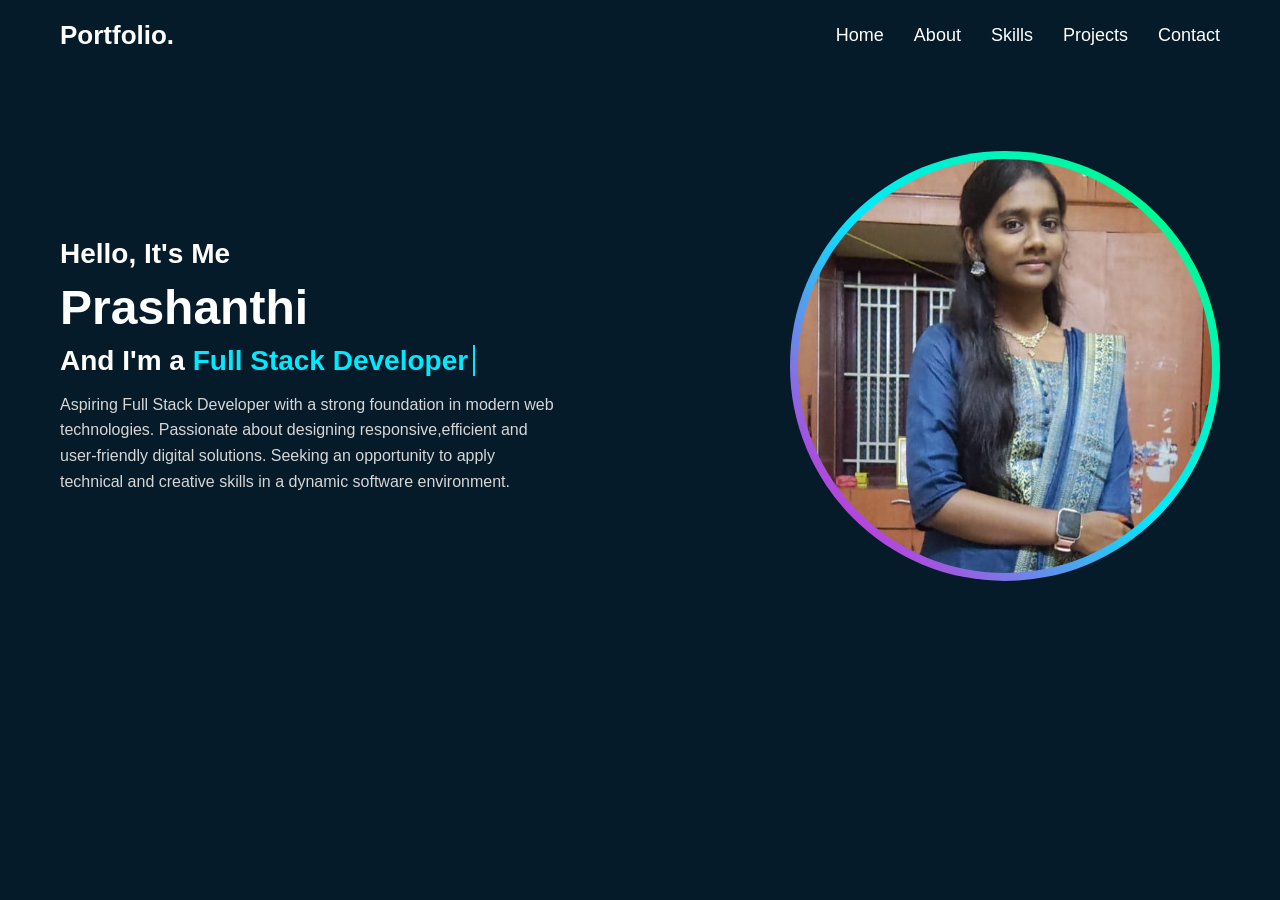
<file: index.html>
<!DOCTYPE html>
<html lang="en">
<head>
    <meta charset="UTF-8" />
    <meta name="viewport" content="width=device-width, initial-scale=1.0" />
    <title>Portfolio</title>
    <link rel="stylesheet" href="index.css" />
</head>
<body>

    <!-- Navbar -->
    <header>
        <nav class="navbar">
            <div class="logo">Portfolio.</div>

            <ul class="nav-links">
                <li><a href="index.html">Home</a></li>
                <li><a href="about.html">About</a></li>
                <li><a href="skill.html">Skills</a></li>
                <li><a href="project.html">Projects</a></li>
                <li><a href="contact.html">Contact</a></li>
            </ul>
        </nav>
    </header>

    <!-- Hero Section -->
    <section class="home">
        <div class="home-content">
            <h2>Hello, It's Me</h2>
            <h1>Prashanthi</h1>
            <h3>And I'm a <span class="typing">Full Stack Developer</span></h3>

            <p>
                Aspiring Full Stack Developer with a strong foundation in modern web technologies.
                Passionate about designing responsive,efficient and user-friendly digital solutions.
                Seeking an opportunity to apply technical and creative skills in a dynamic software environment.
            </p>
        </div>

        <!-- Profile Image -->
        <div class="home-img">
            <div class="img-box">
                <img src="PHOTOS.jpeg" alt="Profile Image" />
            </div>
        </div>
    </section>
    </body>
</html>
</file>
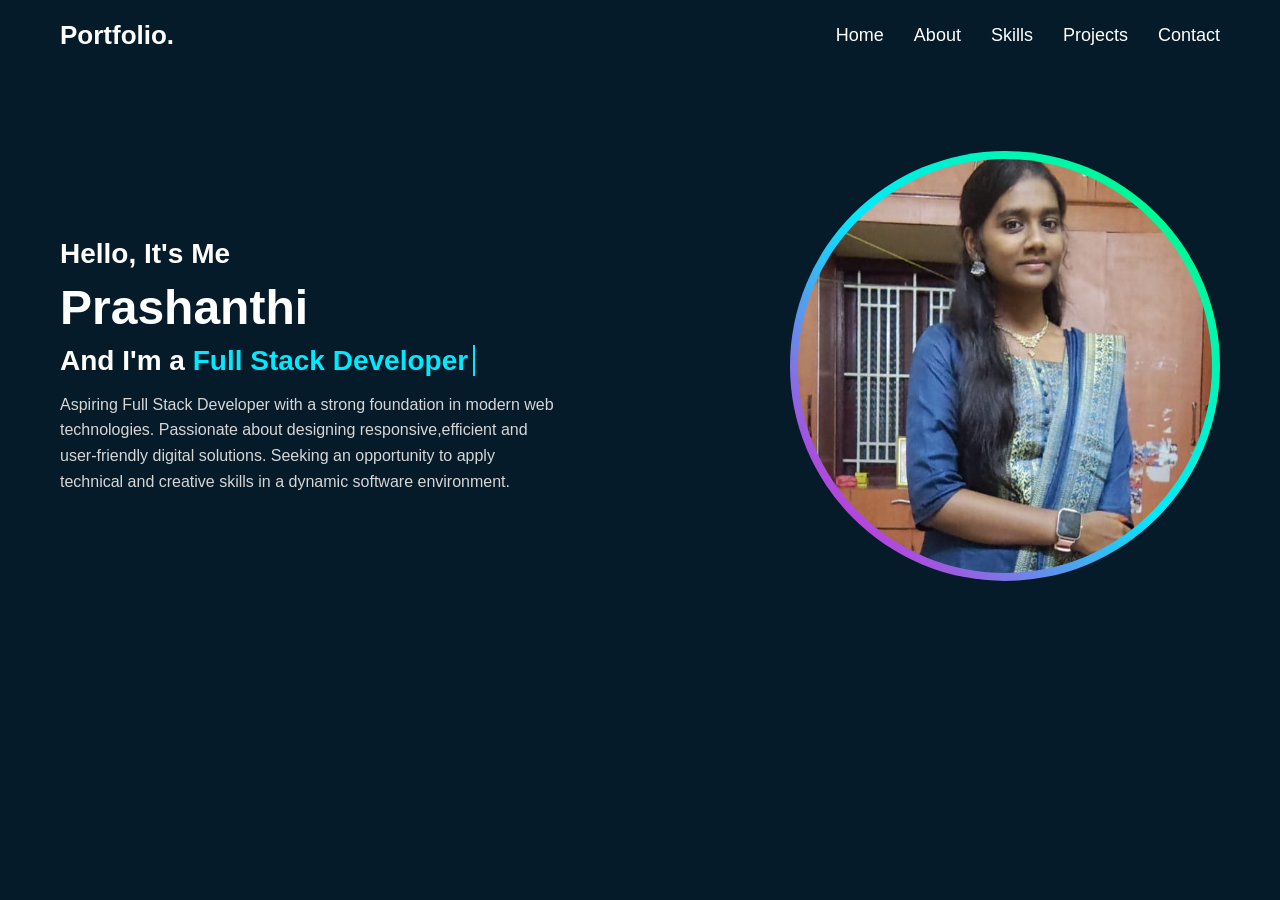
<file: .github/workflows/index.html>
<!DOCTYPE html>
<html lang="en">
<head>
    <meta charset="UTF-8" />
    <meta name="viewport" content="width=device-width, initial-scale=1.0" />
    <title>Portfolio</title>
    <link rel="stylesheet" href="index.css" />
</head>
<body>

    <!-- Navbar -->
    <header>
        <nav class="navbar">
            <div class="logo">Portfolio.</div>

            <ul class="nav-links">
                <li><a href="index.html">Home</a></li>
                <li><a href="about.html">About</a></li>
                <li><a href="skill.html">Skills</a></li>
                <li><a href="project.html">Projects</a></li>
                <li><a href="contact.html">Contact</a></li>
            </ul>
        </nav>
    </header>

    <!-- Hero Section -->
    <section class="home">
        <div class="home-content">
            <h2>Hello, It's Me</h2>
            <h1>Prashanthi</h1>
            <h3>And I'm a <span class="typing">Full Stack Developer</span></h3>

            <p>
                Aspiring Full Stack Developer with a strong foundation in modern web technologies.
                Passionate about designing responsive,efficient and user-friendly digital solutions.
                Seeking an opportunity to apply technical and creative skills in a dynamic software environment.
            </p>
        </div>

        <!-- Profile Image -->
        <div class="home-img">
            <div class="img-box">
                <img src="PHOTOS.jpeg" alt="Profile Image" />
            </div>
        </div>
    </section>
</body>
</html>
</file>
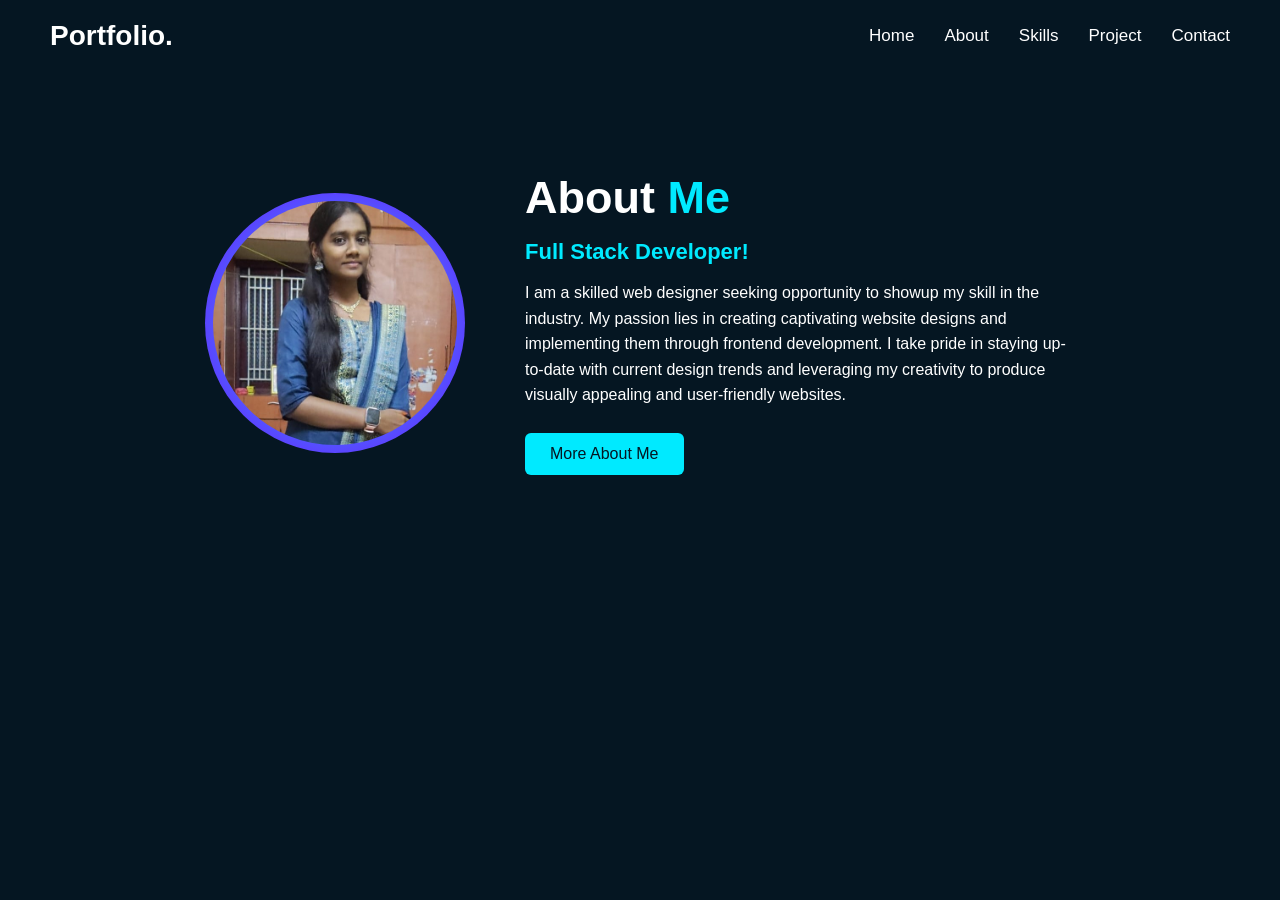
<file: about.html>
<!DOCTYPE html>
<html lang="en">
<head>
    <meta charset="UTF-8" />
    <meta name="viewport" content="width=device-width, initial-scale=1.0" />
    <title>Portfolio</title>
    <link rel="stylesheet" href="about.css" />
</head>
<body>

    <!-- ===== NAVBAR ===== -->
    <header>
        <nav class="navbar">
            <h2 class="logo">Portfolio.</h2>
            <ul>
                <li><a href="index.html">Home</a></li>
                <li><a href="about.html">About</a></li>
                <li><a href="skill.html">Skills</a></li>
                <li><a href="project.html">Project</a></li>
                <li><a href="contact.html">Contact</a></li>
            </ul>
        </nav>
    </header>

    <!-- ===== ABOUT SECTION ===== -->
    <section class="about">
        <div class="about-img">
            <div class="glow">
                <img src="PHOTOS.jpeg" alt="Profile Image">
            </div>
        </div>

        <div class="about-text">
            <h1>About <span>Me</span></h1>
            <h3>Full Stack Developer!</h3>
            <p>
                I am a skilled web designer seeking opportunity to showup my skill in the industry.
                My passion lies in creating captivating website designs and implementing them 
                through frontend development. I take pride in staying up-to-date with current 
                design trends and leveraging my creativity to produce visually appealing 
                and user-friendly websites.
            </p>
            <button class="btn" onclick="toggleDetails()">More About Me</button>
        </div>
    </div>

    <!-- HIDDEN DETAILS SECTION -->
    <div id="more-details">

        <div class="detail-box">
            <h3>Strengths</h3>
            <p>• Problem Solving • Quick Learner • Time Management • Team Collaboration</p>
        </div>

        <div class="detail-box">
            <h3>Hobbies</h3>
            <p>• Drawing • Listening to Music • Making crafts</p>
        </div>

        <div class="detail-box">
            <h3>Education</h3>
            <p>
                B.E in Computer Science (2023– 2027), P.A.College of Engineering and Technology
                HSC – Mariammal Girls Higher Secondary School
            </p>
        </div>

        <div class="detail-box">
            <h3>Extracurricular Activities</h3>
            <p>• Organized college tech events • Participated in coding competitions • Volunteer activities</p>
        </div>

        <div class="detail-box">
            <h3>Paper Presentations</h3>
            <p>Presented a paper on “AI vs VR” at Ramakrishna College of Engineering and Technology</p>
            <p>Presented a paper on "Cybersecurity at Hindustan College of Technology</p><br>
            <h3>Interships</h3>
            <p>Intern at Techvolt Software pvt ltd on "Web Development"</p>
            <p>Intern at Apex Sys on "UI/UX Design"</p>
            <p>Intern at Codealpha on "Data Analysis"</p>
        </div>

    </div>

</div>

<script>
function toggleDetails() {
    var section = document.getElementById("more-details");

    if (section.style.display === "none" || section.style.display === "") {
        section.style.display = "block";
        window.scrollTo({ top: section.offsetTop - 50, behavior: "smooth" });
    } else {
        section.style.display = "none";
    }
}
</script>

</body>
</html>
</file>
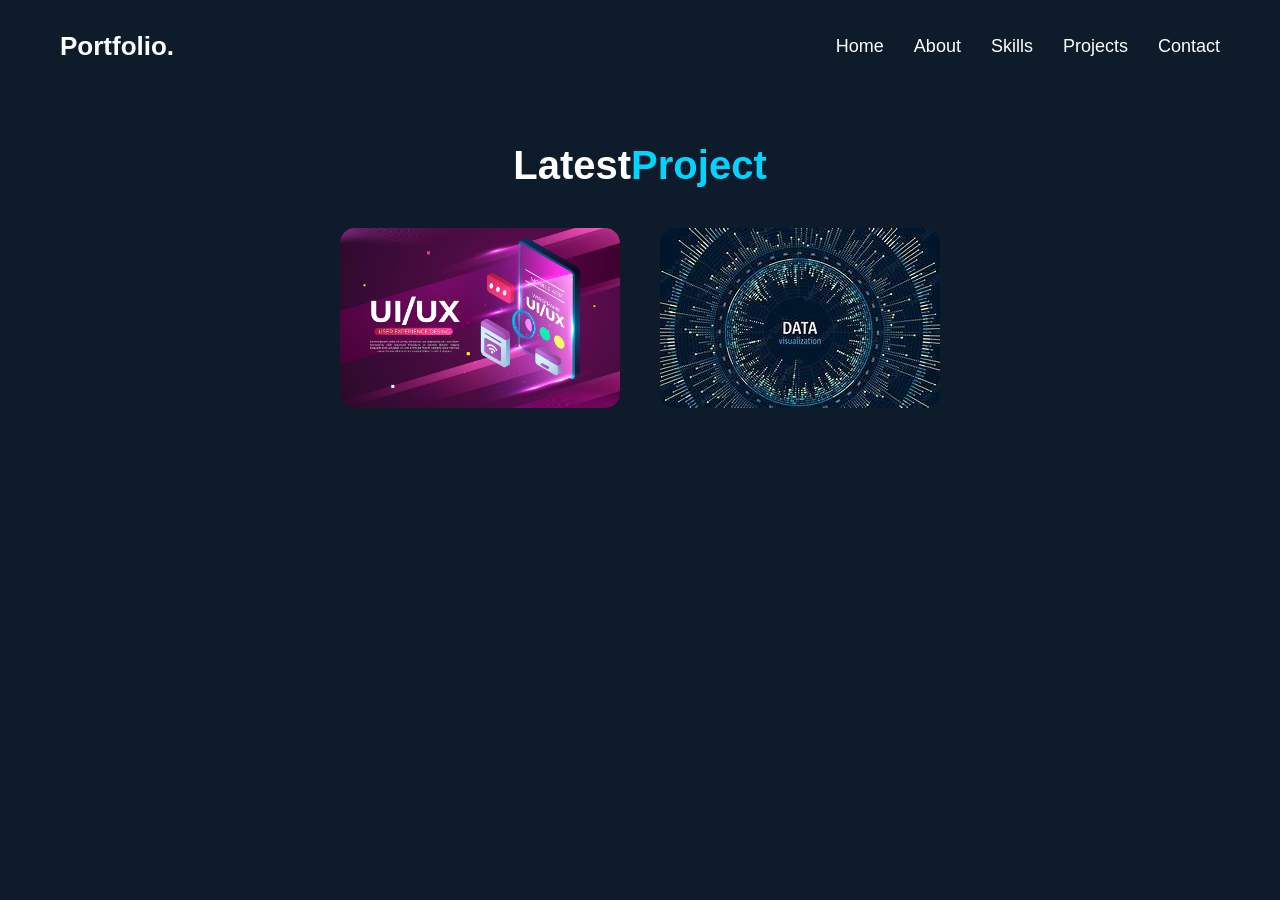
<file: project.html>
<!DOCTYPE html>
<html lang="en">
<head>
    <meta charset="UTF-8">
    <meta name="viewport" content="width=device-width, initial-scale=1.0">
    <title>Project Details</title>
    <!-- Navbar -->
    <header>
        <nav class="navbar">
            <div class="logo">Portfolio.</div>

            <ul class="nav-links">
                <li><a href="index.html">Home</a></li>
                <li><a href="about.html">About</a></li>
                <li><a href="skill.html">Skills</a></li>
                <li><a href="project.html">Projects</a></li>
                <li><a href="contact.html">Contact</a></li>
            </ul>
        </nav>
    </header>
    <style>
        body {
    margin: 0;
    background: #0d1b2a;
    font-family: Arial, sans-serif;
    color: white;
    text-align: center;
}
/* Navbar */
.navbar {
    display: flex;
    justify-content: space-between;
    align-items: center;
    padding: 20px 60px;
}

.logo {
    font-size: 26px;
    font-weight: bold;
}

.nav-links {
    list-style: none;
    display: flex;
}

.nav-links li {
    margin-left: 30px;
}

.nav-links a {
    text-decoration: none;
    color: white;
    font-size: 18px;
    transition: 0.3s;
}

.nav-links a:hover {
    color: #00eaff;
}

/* Title */
.title {
    font-size: 40px;
    margin-top: 50px;
}

.title span {
    color: #00d4ff;
}

/* Cards */
.project-container {
    display: flex;
    justify-content: center;
    gap: 40px;
    margin-top: 40px;
}

.card {
    width: 280px;
    height: 180px;
    border-radius: 15px;
    overflow: hidden;
    cursor: pointer;
    transition: 0.3s;
    background: #112f41;
}

.card img {
    width: 100%;
    height: 100%;
    object-fit: cover;
}

.card:hover {
    transform: scale(1.05);
}

/* Modal */
.modal {
    display: none;
    position: fixed;
    top: 0;
    left: 0;
    width: 100%;
    height: 100%;
    background: rgba(0,0,0,0.7);
    justify-content: center;
    align-items: center;
}

.modal-content {
    background: #1b263b;
    padding: 25px;
    width: 400px;
    border-radius: 10px;
    animation: fadeIn 0.3s;
    text-align: left;
}

.close {
    float: right;
    font-size: 28px;
    cursor: pointer;
}

@keyframes fadeIn {
    from { opacity: 0; transform: scale(0.8); }
    to { opacity: 1; transform: scale(1); }
}
    </style>
</head>
<body>

    <section class="projects">
        <h1 class="title">Latest<span>Project</span></h1>

        <div class="project-container">

            <!-- Project 1 -->
            <div class="card" onclick="openModal('project2')">
                <img src="ui.jpg" alt="Project 2">
            </div>

            <!-- Project 2 -->
            <div class="card" onclick="openModal('project3')">
                <img src="eda.jpg" alt="Project 3">
            </div>
        </div>
    </section>

    <!-- Modal Background -->
    <div id="modal" class="modal">
        <div class="modal-content">

            <span class="close" onclick="closeModal()">&times;</span>

            <h2 id="modal-title"></h2>
            <p id="modal-text"></p>

        </div>
    </div>

    <script>
        function openModal(project) {
    const modal = document.getElementById("modal");
    const title = document.getElementById("modal-title");
    const text = document.getElementById("modal-text");
            
    if (project === "project1") {
        title.innerHTML = "UI/UX Mobile App Design";
        text.innerHTML = "This project involves designing a user-friendly mobile app interface in figma with a clean and modern layout. Developed high fidelity interactive prototypes to deliver a seamless and engaging user experience.";
    }

    if (project === "project2") {
        title.innerHTML = "EDA and Data Visualization";
        text.innerHTML = "Explored the dataset to understand structure, missing values and outliers.Analysed relationship between features to uncover key patterns. Used visualization to clearly present trends and insights";
    }

    modal.style.display = "flex";
}

function closeModal() {
    document.getElementById("modal").style.display = "none";
}
    </script>
</body>
</html>
</file>
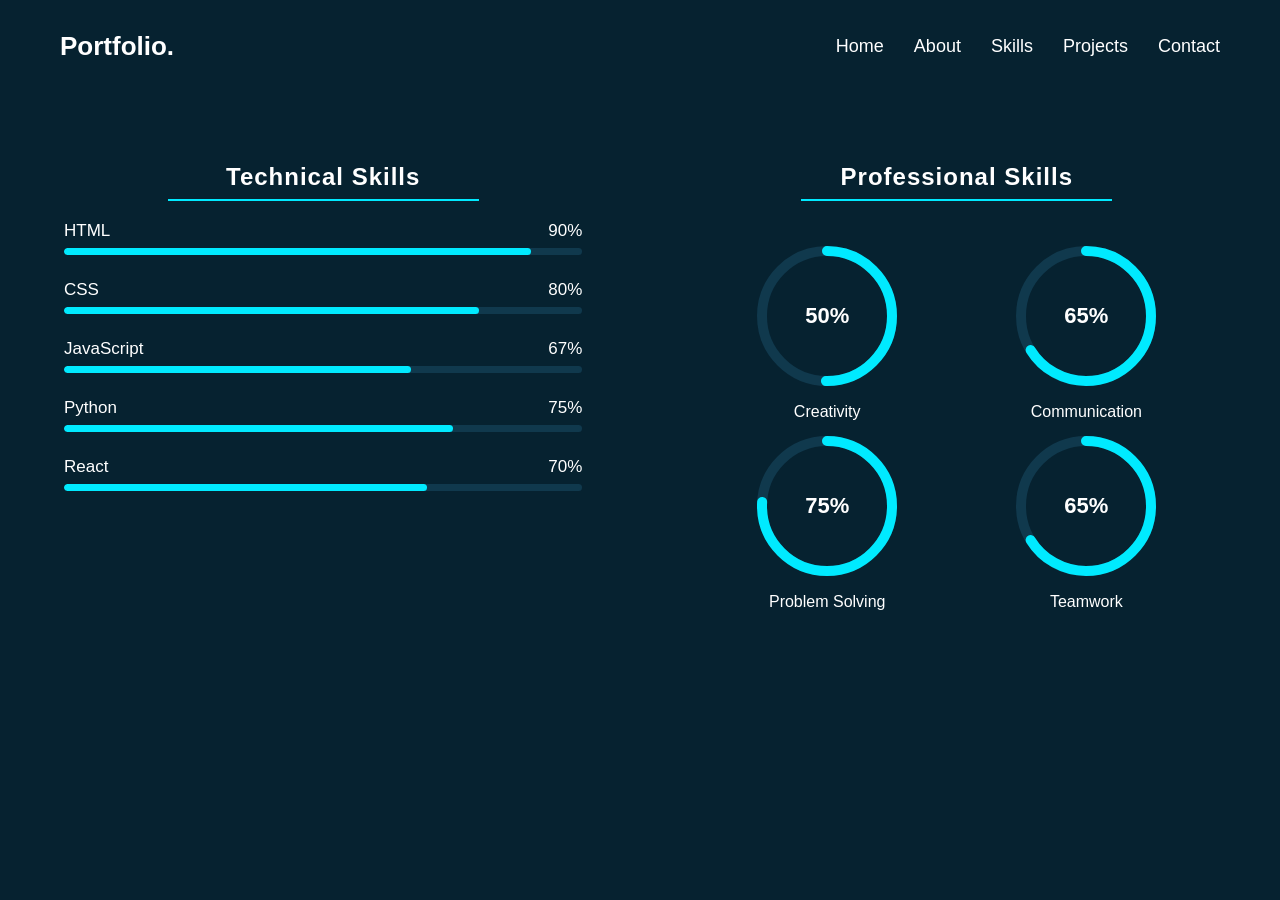
<file: skill.html>
<!DOCTYPE html>
<html lang="en">
<head>
<meta charset="UTF-8">
<title>Skills Section</title>
 <!-- Navbar -->
    <header>
        <nav class="navbar">
            <div class="logo">Portfolio.</div>

            <ul class="nav-links">
                <li><a href="index.html">Home</a></li>
                <li><a href="about.html">About</a></li>
                <li><a href="skill.html">Skills</a></li>
                <li><a href="project.html">Projects</a></li>
                <li><a href="contact.html">Contact</a></li>
            </ul>
        </nav>
    </header>

<style>
    /* Navbar */
.navbar {
    display: flex;
    justify-content: space-between;
    align-items: center;
    padding: 20px 60px;
}

.logo {
    font-size: 26px;
    font-weight: bold;
}

.nav-links {
    list-style: none;
    display: flex;
}

.nav-links li {
    margin-left: 30px;
}

.nav-links a {
    text-decoration: none;
    color: white;
    font-size: 18px;
    transition: 0.3s;
}

.nav-links a:hover {
    color: #00eaff;
}

    body{
        margin:0;
        padding:0;
        background:#062230;
        font-family:Arial, Helvetica, sans-serif;
        color:white;
    }

    .skills-section{
        width:90%;
        margin:50px auto;
        display:flex;
        justify-content:space-between;
    }

    /* ------------------ HEADINGS ------------------ */
    h2{
        text-align:center;
        margin-bottom:20px;
        font-size:24px;
        letter-spacing:1px;
        border-bottom:2px solid #00eaff;
        width:60%;
        margin-left:auto;
        margin-right:auto;
        padding-bottom:8px;
    }

    /* =================== TECHNICAL SKILLS ===================== */

    .technical, .professional{
        width:45%;
    }

    .skill{
        margin-bottom:25px;
    }

    .skill-title{
        display:flex;
        justify-content:space-between;
        margin-bottom:7px;
        font-size:17px;
    }

    .bar{
        width:100%;
        height:7px;
        background:#10394d;
        border-radius:10px;
        overflow:hidden;
    }

    .bar span{
        height:100%;
        width:0;
        display:block;
        background:#00eaff;
        border-radius:10px;
    }

    /* animation for each bar */
    .html{ animation:htmlLoad 3s forwards; }
    .css{ animation:cssLoad 3s forwards; }
    .js{ animation:jsLoad 3s forwards; }
    .python{ animation:pythonLoad 3s forwards; }
    .react{ animation:reactLoad 3s forwards; }

    @keyframes htmlLoad{ to{ width:90%; } }
    @keyframes cssLoad{ to{ width:80%; } }
    @keyframes jsLoad{ to{ width:67%; } }
    @keyframes pythonLoad{ to{ width:75%; } }
    @keyframes reactLoad{ to{ width:70%; } }

    /* =================== PROFESSIONAL CIRCLES ===================== */

    .circle-wrap{
        display:flex;
        justify-content:space-around;
        flex-wrap:wrap;
    }

    .circle{
        width:150px;
        height:150px;
        margin:20px;
        position:relative;
    }

    .circle svg{
        width:150px;
        height:150px;
        transform:rotate(-90deg);
    }

    .circle svg circle{
        fill:none;
        stroke-width:10;
        r:65;
        cx:75;
        cy:75;
        stroke-linecap:round;
    }

    .circle .bg{
        stroke:#10394d;
    }

    .circle .progress{
        stroke:#00eaff;
        stroke-dasharray:410;
        stroke-dashoffset:410;
        animation:loadCircle 3s forwards;
    }

    /* custom animation using CSS variable */
    @keyframes loadCircle{
        to{
            stroke-dashoffset:var(--value);
        }
    }

    .percentage{
        position:absolute;
        top:50%;
        left:50%;
        transform:translate(-50%, -50%);
        font-size:22px;
        font-weight:bold;
    }

    .p-title{
        text-align:center;
        margin-top:8px;
        font-size:16px;
    }

</style>
</head>
<body>

<div class="skills-section">

    <!---------------------- TECHNICAL SKILLS ---------------------->
    <div class="technical">
        <h2>Technical Skills</h2>

        <div class="skill">
            <div class="skill-title">
                <span>HTML</span>
                <span>90%</span>
            </div>
            <div class="bar"><span class="html"></span></div>
        </div>

        <div class="skill">
            <div class="skill-title">
                <span>CSS</span>
                <span>80%</span>
            </div>
            <div class="bar"><span class="css"></span></div>
        </div>

        <div class="skill">
            <div class="skill-title">
                <span>JavaScript</span>
                <span>67%</span>
            </div>
            <div class="bar"><span class="js"></span></div>
        </div>

        <div class="skill">
            <div class="skill-title">
                <span>Python</span>
                <span>75%</span>
            </div>
            <div class="bar"><span class="python"></span></div>
        </div>

        <div class="skill">
            <div class="skill-title">
                <span>React</span>
                <span>70%</span>
            </div>
            <div class="bar"><span class="react"></span></div>
        </div>
    </div>

    <!---------------------- PROFESSIONAL SKILLS ---------------------->
    <div class="professional">

        <h2>Professional Skills</h2>

        <div class="circle-wrap">

            <!-- Creativity 50% -->
            <div class="circle" style="--value:205;">
                <svg>
                    <circle class="bg"></circle>
                    <circle class="progress"></circle>
                </svg>
                <div class="percentage">50%</div>
                <div class="p-title">Creativity</div>
            </div>

            <!-- Communication 65% -->
            <div class="circle" style="--value:140;">
                <svg>
                    <circle class="bg"></circle>
                    <circle class="progress"></circle>
                </svg>
                <div class="percentage">65%</div>
                <div class="p-title">Communication</div>
            </div>

            <!-- Problem Solving 75% -->
            <div class="circle" style="--value:100;">
                <svg>
                    <circle class="bg"></circle>
                    <circle class="progress"></circle>
                </svg>
                <div class="percentage">75%</div>
                <div class="p-title">Problem Solving</div>
            </div>

            <!-- Teamwork 65% -->
            <div class="circle" style="--value:140;">
                <svg>
                    <circle class="bg"></circle>
                    <circle class="progress"></circle>
                </svg>
                <div class="percentage">65%</div>
                <div class="p-title">Teamwork</div>
            </div>

        </div>

    </div>

</div>

</body>
</html>
</file>
<file: index.css>
* {
    margin: 0;
    padding: 0;
    box-sizing: border-box;
    font-family: Arial, Helvetica, sans-serif;
}

body {
    background: #061b29;
    color: #fff;
}

/* Navbar */
.navbar {
    display: flex;
    justify-content: space-between;
    align-items: center;
    padding: 20px 60px;
}

.logo {
    font-size: 26px;
    font-weight: bold;
}

.nav-links {
    list-style: none;
    display: flex;
}

.nav-links li {
    margin-left: 30px;
}

.nav-links a {
    text-decoration: none;
    color: white;
    font-size: 18px;
    transition: 0.3s;
}

.nav-links a:hover {
    color: #00eaff;
}

/* Hero Section */
.home {
    display: flex;
    justify-content: space-between;
    align-items: center;
    padding: 80px 60px;
}

.home-content {
    max-width: 500px;
}

.home-content h2 {
    font-size: 28px;
}

.home-content h1 {
    font-size: 48px;
    font-weight: bold;
    margin: 10px 0;
}

.home-content h3 {
    font-size: 28px;
    margin: 10px 0;
}

.highlight {
    color: #00eaff;
}

.typing {
    color:#00eaff;
    border-right: 2px solid #00eaff;
    padding-right: 5px;
    animation: blink 0.7s infinite;
    font-weight: bold;
}
@keyframes blink{
    50%{
        border-color: transparent;
    }
}
.home-content p {
    margin-top: 15px;
    line-height: 1.6;
    color: #d6d6d6;
}

/* Social Icons */
.social-icons a {
    display: inline-block;
    margin-right: 15px;
    margin-top: 20px;
    font-size: 22px;
    color: #00eaff;
    border: 2px solid #00eaff;
    padding: 8px 12px;
    border-radius: 50%;
    transition: 0.3s;
}

.social-icons a:hover {
    background: #00eaff;
    color: #061b29;
}

/* Profile Image Section */
.home-img .img-box {
    width: 430px;
    height: 430px;
    border-radius: 50%;
    padding: 8px;
    background: linear-gradient(45deg, #ff00cc, #00eaff, #00ff6a);
    display: flex;
    justify-content: center;
    align-items: center;
}

.home-img .img-box img {
    width: 100%;
    height: 100%;
    border-radius: 50%;
    object-fit: cover;
}
</file>
<file: .github/workflows/index.css>
* {
    margin: 0;
    padding: 0;
    box-sizing: border-box;
    font-family: Arial, Helvetica, sans-serif;
}

body {
    background: #061b29;
    color: #fff;
}

/* Navbar */
.navbar {
    display: flex;
    justify-content: space-between;
    align-items: center;
    padding: 20px 60px;
}

.logo {
    font-size: 26px;
    font-weight: bold;
}

.nav-links {
    list-style: none;
    display: flex;
}

.nav-links li {
    margin-left: 30px;
}

.nav-links a {
    text-decoration: none;
    color: white;
    font-size: 18px;
    transition: 0.3s;
}

.nav-links a:hover {
    color: #00eaff;
}

/* Hero Section */
.home {
    display: flex;
    justify-content: space-between;
    align-items: center;
    padding: 80px 60px;
}

.home-content {
    max-width: 500px;
}

.home-content h2 {
    font-size: 28px;
}

.home-content h1 {
    font-size: 48px;
    font-weight: bold;
    margin: 10px 0;
}

.home-content h3 {
    font-size: 28px;
    margin: 10px 0;
}

.highlight {
    color: #00eaff;
}

.typing {
    color:#00eaff;
    border-right: 2px solid #00eaff;
    padding-right: 5px;
    animation: blink 0.7s infinite;
    font-weight: bold;
}
@keyframes blink{
    50%{
        border-color: transparent;
    }
}
.home-content p {
    margin-top: 15px;
    line-height: 1.6;
    color: #d6d6d6;
}

/* Social Icons */
.social-icons a {
    display: inline-block;
    margin-right: 15px;
    margin-top: 20px;
    font-size: 22px;
    color: #00eaff;
    border: 2px solid #00eaff;
    padding: 8px 12px;
    border-radius: 50%;
    transition: 0.3s;
}

.social-icons a:hover {
    background: #00eaff;
    color: #061b29;
}

/* Profile Image Section */
.home-img .img-box {
    width: 430px;
    height: 430px;
    border-radius: 50%;
    padding: 8px;
    background: linear-gradient(45deg, #ff00cc, #00eaff, #00ff6a);
    display: flex;
    justify-content: center;
    align-items: center;
}

.home-img .img-box img {
    width: 100%;
    height: 100%;
    border-radius: 50%;
    object-fit: cover;
}
</file>
<file: about.css>
* {
    margin: 0;
    padding: 0;
    box-sizing: border-box;
    font-family: "Poppins", sans-serif;
}

body {
    background: #051622;
    color: #fff;
}

/* ===== NAVBAR ===== */
.navbar {
    width: 100%;
    padding: 20px 50px;
    display: flex;
    justify-content: space-between;
    align-items: center;
}

.navbar h2 {
    color: #fff;
    font-size: 28px;
}

.navbar ul {
    display: flex;
    gap: 30px;
}

.navbar ul li {
    list-style: none;
}

.navbar ul li a {
    color: #fff;
    text-decoration: none;
    font-size: 17px;
    transition: 0.3s;
}

.navbar ul li a:hover {
    color: #00eaff;
}

/* ===== ABOUT SECTION ===== */
.about {
    width: 100%;
    display: flex;
    justify-content: center;
    align-items: center;
    padding: 100px 50px;
    gap: 60px;
}

/* Profile Glow */
.glow {
    width: 260px;
    height: 260px;
    border-radius: 50%;
    padding: 8px;
    background: radial-gradient(circle, #00eaff, #8000ff);
    display: flex;
    justify-content: center;
    align-items: center;
}

.glow img {
    width: 100%;
    height: 100%;
    border-radius: 50%;
    object-fit: cover;
}
.about-text {
    max-width: 550px;
}

.about-text h1 {
    font-size: 45px;
}

.about-text h1 span {
    color: #00eaff;
}

.about-text h3 {
    font-size: 22px;
    margin: 15px 0;
}

.about-text p {
    line-height: 1.6;
    font-size: 16px;
    margin-bottom: 25px;
}

.btn {
    padding: 12px 25px;
    font-size: 16px;
    border: none;
    background: #00eaff;
    color: #051622;
    cursor: pointer;
    border-radius: 6px;
    transition: 0.3s;
}

.btn:hover {
    background: #00bcd4;
}
/* Hidden Details Section */
    #more-details {
        margin-top: 30px;
        background: #082433;
        padding: 25px;
        border-radius: 10px;
        display: none;
        animation: fadeIn .6s ease-in-out;
    }

    h3 {
        color: #00eaff;
        margin-bottom: 10px;
    }

    .detail-box {
        margin-bottom: 25px;
    }

    @keyframes fadeIn {
        from {opacity: 0; transform: translateY(20px);}
        to {opacity: 1; transform: translateY(0);}
    }
</file>
